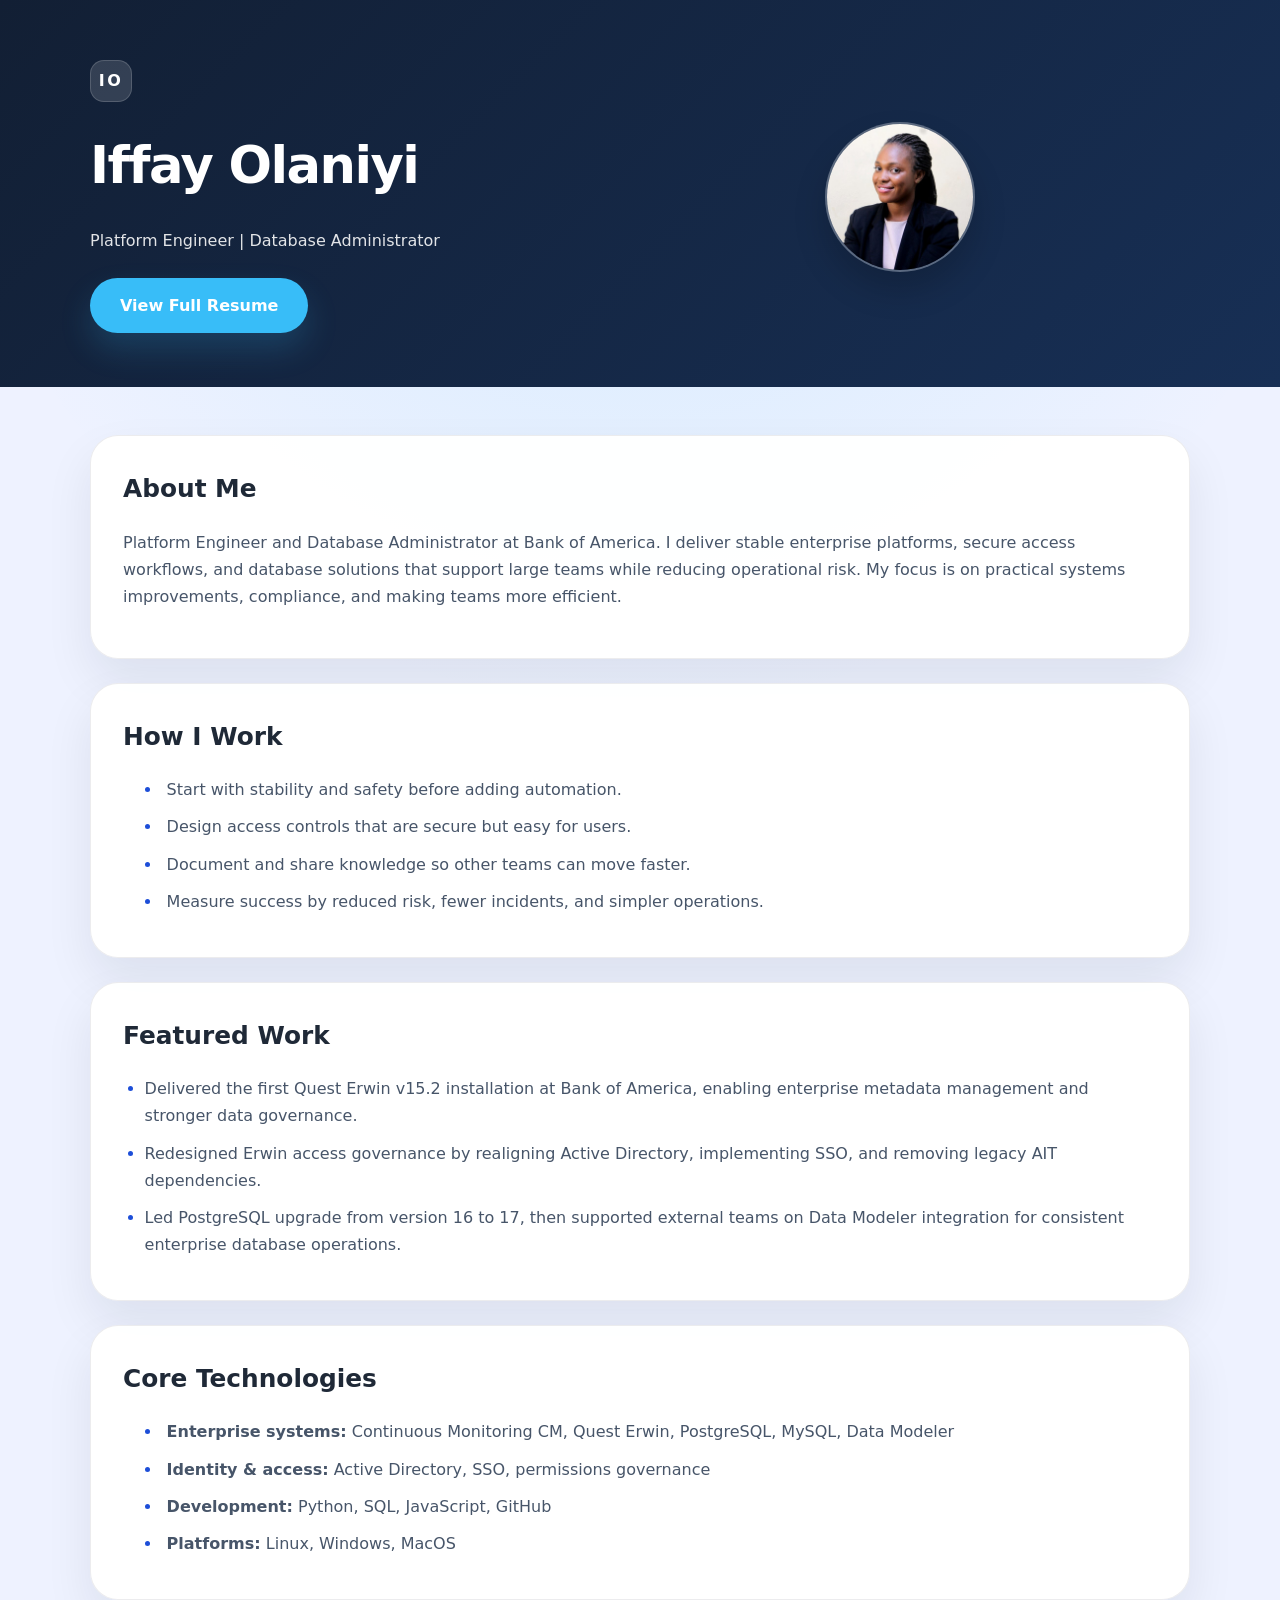
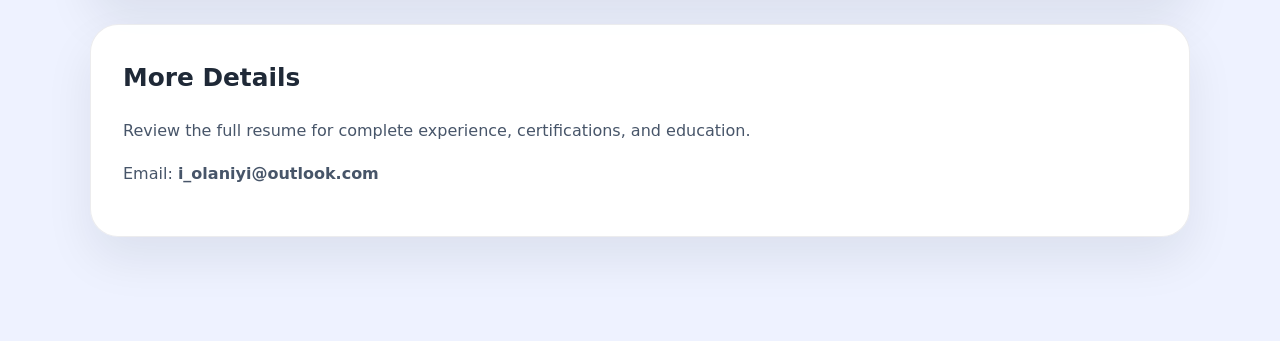
<file: index.html>
<!DOCTYPE html>
<html lang="en">
<head>
    <meta charset="UTF-8">
    <meta name="viewport" content="width=device-width, initial-scale=1.0">
    <title>Iffay Olaniyi Portfolio</title>
    <link rel="stylesheet" href="style.css">
</head>
<body>
    <header class="hero">
        <div class="container">
            <div class="hero-grid">
                <div class="hero-content">
                    <div class="hero-brand">IO</div>
                    <h1>Iffay Olaniyi</h1>
                    <p class="hero-text">Platform Engineer | Database Administrator</p>
                    <a class="button" href="resume.html" target="_blank">View Full Resume</a>
                </div>
                <div class="hero-photo">
                    <img src="profile.jpg" alt="Iffay Olaniyi" />
                </div>
            </div>
        </div>
    </header>

        <main class="container">
        <section class="card about">
            <h2>About Me</h2>
            <p>Platform Engineer and Database Administrator at Bank of America. I deliver stable enterprise platforms, secure access workflows, and database solutions that support large teams while reducing operational risk. My focus is on practical systems improvements, compliance, and making teams more efficient.</p>
        </section>

        <section class="card strengths">
            <h2>How I Work</h2>
            <ul>
                <li>Start with stability and safety before adding automation.</li>
                <li>Design access controls that are secure but easy for users.</li>
                <li>Document and share knowledge so other teams can move faster.</li>
                <li>Measure success by reduced risk, fewer incidents, and simpler operations.</li>
            </ul>
        </section>

        <section class="card highlights">
            <h2>Featured Work</h2>
            <ul>
                <li>Delivered the first Quest Erwin v15.2 installation at Bank of America, enabling enterprise metadata management and stronger data governance.</li>
                <li>Redesigned Erwin access governance by realigning Active Directory, implementing SSO, and removing legacy AIT dependencies.</li>
                <li>Led PostgreSQL upgrade from version 16 to 17, then supported external teams on Data Modeler integration for consistent enterprise database operations.</li>
            </ul>
        </section>

        <section class="card skills">
            <h2>Core Technologies</h2>
            <ul>
                <li><strong>Enterprise systems:</strong> Continuous Monitoring CM, Quest Erwin, PostgreSQL, MySQL, Data Modeler</li>
                <li><strong>Identity & access:</strong> Active Directory, SSO, permissions governance</li>
                <li><strong>Development:</strong> Python, SQL, JavaScript, GitHub</li>
                <li><strong>Platforms:</strong> Linux, Windows, MacOS</li>
            </ul>
        </section>

        <section class="card contact">
            <h2>More Details</h2>
            <p>Review the full resume for complete experience, certifications, and education.</p>
            <p style="margin-top:16px;">Email: <a href="mailto:i_olaniyi@outlook.com">i_olaniyi@outlook.com</a></p>
        </section>
    </main>
</body>
</html>
</file>
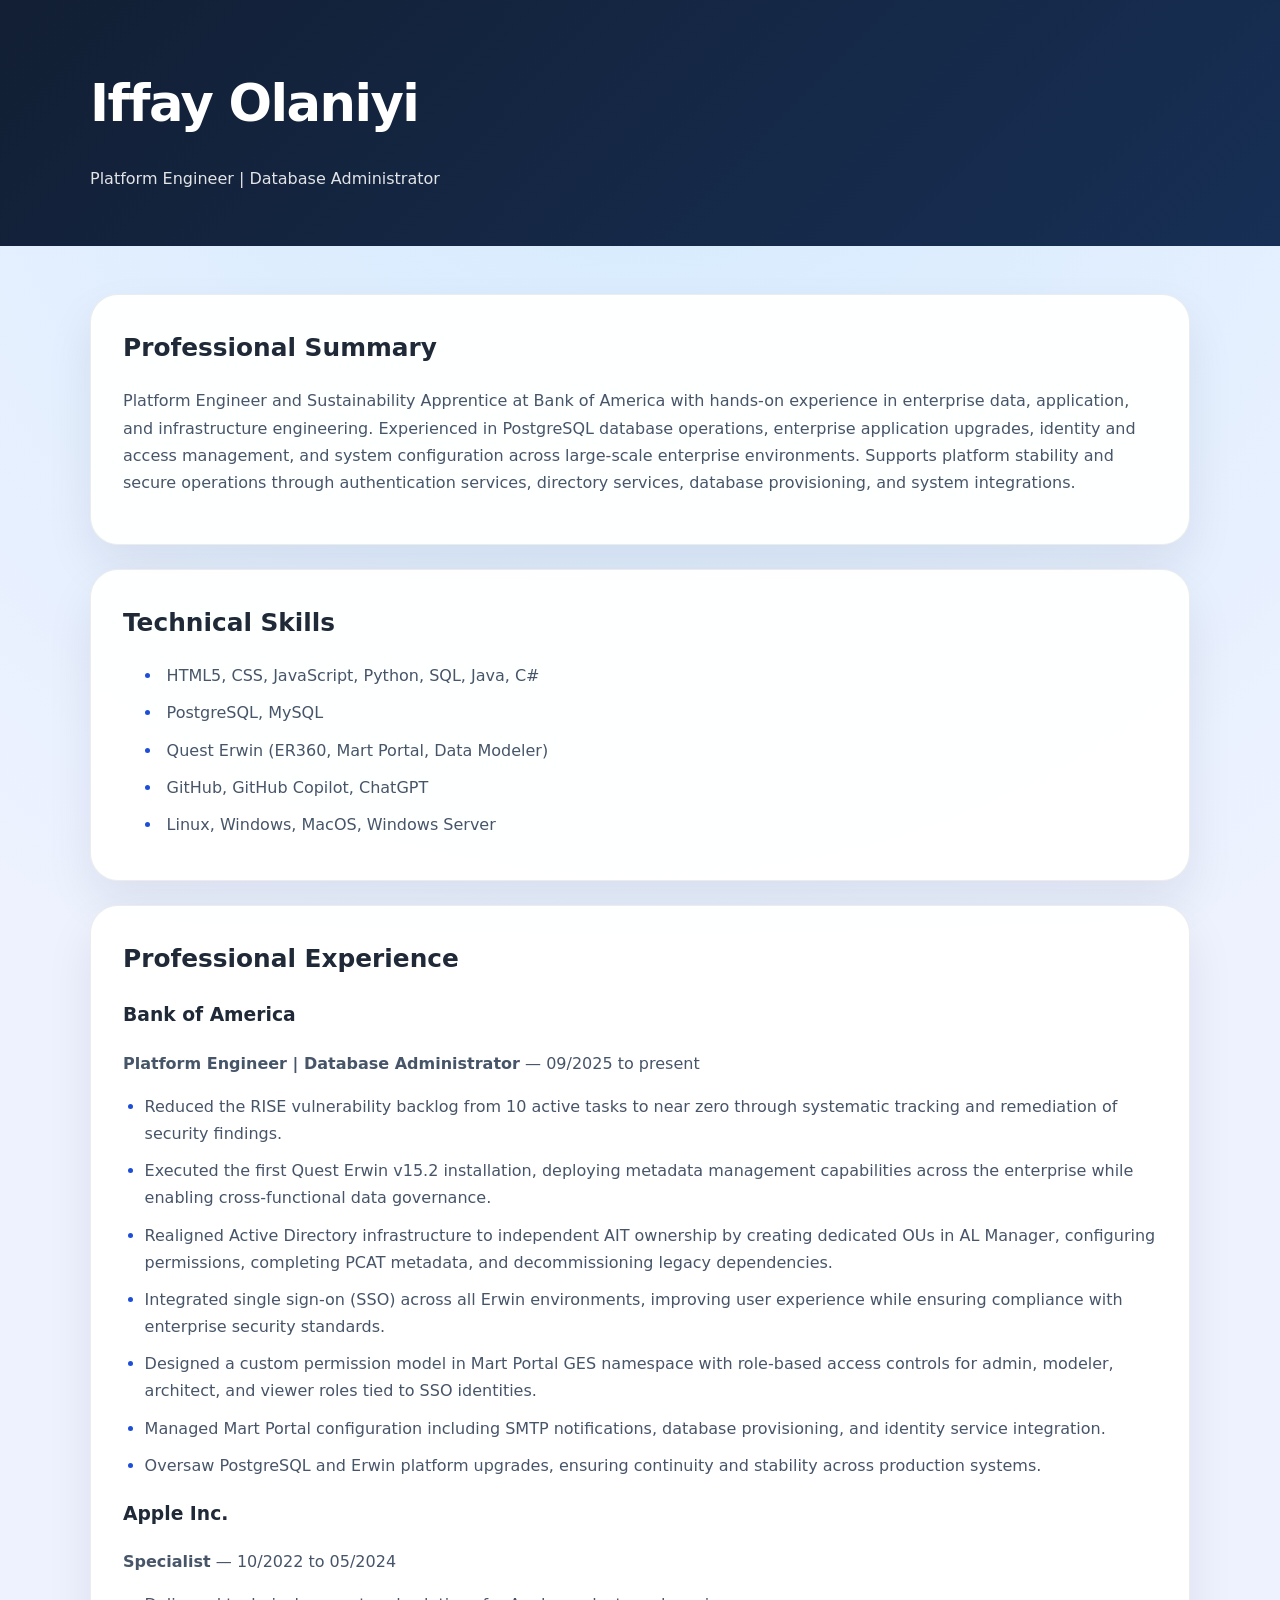
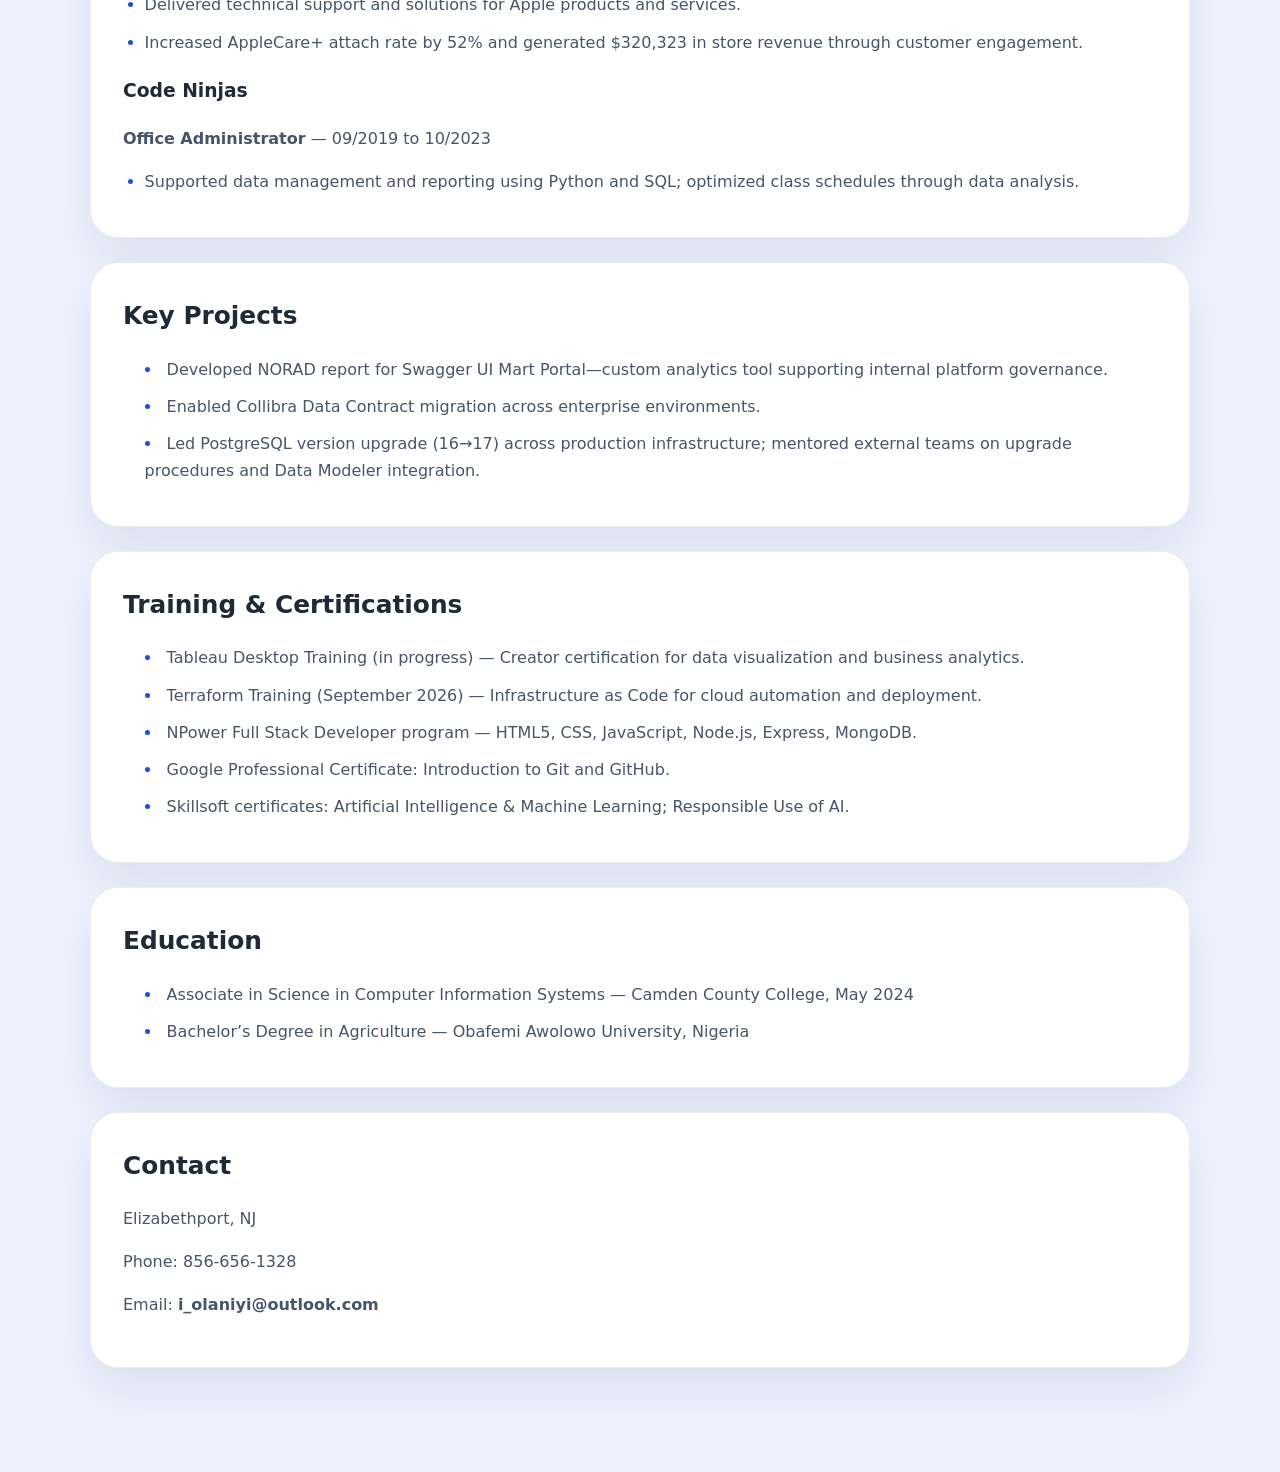
<file: resume.html>
<!DOCTYPE html>
<html lang="en">
<head>
    <meta charset="UTF-8">
    <meta name="viewport" content="width=device-width, initial-scale=1.0">
    <title>Iffay Olaniyi Resume</title>
    <link rel="stylesheet" href="style.css">
</head>
<body>
    <header class="hero">
        <div class="container">
            <h1>Iffay Olaniyi</h1>
            <p class="hero-text">Platform Engineer | Database Administrator</p>
        </div>
    </header>

    <main class="container">
        <section class="card about">
            <h2>Professional Summary</h2>
            <p>Platform Engineer and Sustainability Apprentice at Bank of America with hands-on experience in enterprise data, application, and infrastructure engineering. Experienced in PostgreSQL database operations, enterprise application upgrades, identity and access management, and system configuration across large-scale enterprise environments. Supports platform stability and secure operations through authentication services, directory services, database provisioning, and system integrations.</p>
        </section>

        <section class="card skills">
            <h2>Technical Skills</h2>
            <ul>
                <li>HTML5, CSS, JavaScript, Python, SQL, Java, C#</li>
                <li>PostgreSQL, MySQL</li>
                <li>Quest Erwin (ER360, Mart Portal, Data Modeler)</li>
                <li>GitHub, GitHub Copilot, ChatGPT</li>
                <li>Linux, Windows, MacOS, Windows Server</li>
            </ul>
        </section>

        <section class="card experience">
            <h2>Professional Experience</h2>
            <h3>Bank of America</h3>
            <p><strong>Platform Engineer | Database Administrator</strong> — 09/2025 to present</p>
            <ul>
                <li>Reduced the RISE vulnerability backlog from 10 active tasks to near zero through systematic tracking and remediation of security findings.</li>
                <li>Executed the first Quest Erwin v15.2 installation, deploying metadata management capabilities across the enterprise while enabling cross-functional data governance.</li>
                <li>Realigned Active Directory infrastructure to independent AIT ownership by creating dedicated OUs in AL Manager, configuring permissions, completing PCAT metadata, and decommissioning legacy dependencies.</li>
                <li>Integrated single sign-on (SSO) across all Erwin environments, improving user experience while ensuring compliance with enterprise security standards.</li>
                <li>Designed a custom permission model in Mart Portal GES namespace with role-based access controls for admin, modeler, architect, and viewer roles tied to SSO identities.</li>
                <li>Managed Mart Portal configuration including SMTP notifications, database provisioning, and identity service integration.</li>
                <li>Oversaw PostgreSQL and Erwin platform upgrades, ensuring continuity and stability across production systems.</li>
            </ul>

            <h3>Apple Inc.</h3>
            <p><strong>Specialist</strong> — 10/2022 to 05/2024</p>
            <ul>
                <li>Delivered technical support and solutions for Apple products and services.</li>
                <li>Increased AppleCare+ attach rate by 52% and generated $320,323 in store revenue through customer engagement.</li>
            </ul>

            <h3>Code Ninjas</h3>
            <p><strong>Office Administrator</strong> — 09/2019 to 10/2023</p>
            <ul>
                <li>Supported data management and reporting using Python and SQL; optimized class schedules through data analysis.</li>
            </ul>
        </section>

        <section class="card projects">
            <h2>Key Projects</h2>
            <ul>
                <li>Developed NORAD report for Swagger UI Mart Portal—custom analytics tool supporting internal platform governance.</li>
                <li>Enabled Collibra Data Contract migration across enterprise environments.</li>
                <li>Led PostgreSQL version upgrade (16→17) across production infrastructure; mentored external teams on upgrade procedures and Data Modeler integration.</li>
            </ul>
        </section>

        <section class="card training">
            <h2>Training & Certifications</h2>
            <ul>
                <li>Tableau Desktop Training (in progress) — Creator certification for data visualization and business analytics.</li>
                <li>Terraform Training (September 2026) — Infrastructure as Code for cloud automation and deployment.</li>
                <li>NPower Full Stack Developer program — HTML5, CSS, JavaScript, Node.js, Express, MongoDB.</li>
                <li>Google Professional Certificate: Introduction to Git and GitHub.</li>
                <li>Skillsoft certificates: Artificial Intelligence & Machine Learning; Responsible Use of AI.</li>
            </ul>
        </section>

        <section class="card education">
            <h2>Education</h2>
            <ul>
                <li>Associate in Science in Computer Information Systems — Camden County College, May 2024</li>
                <li>Bachelor’s Degree in Agriculture — Obafemi Awolowo University, Nigeria</li>
            </ul>
        </section>

        <section class="card contact">
            <h2>Contact</h2>
            <p>Elizabethport, NJ</p>
            <p>Phone: 856-656-1328</p>
            <p>Email: <a href="mailto:i_olaniyi@outlook.com">i_olaniyi@outlook.com</a></p>
        </section>
    </main>
</body>
</html>
</file>
<file: style.css>
* {
    box-sizing: border-box;
}

body {
    margin: 0;
    font-family: Inter, system-ui, -apple-system, BlinkMacSystemFont, "Segoe UI", sans-serif;
    line-height: 1.7;
    color: #1f2937;
    background: radial-gradient(circle at top, rgba(56, 189, 248, 0.15), transparent 35%), #eef2ff;
}

img {
    max-width: 100%;
    display: block;
}

.container {
    width: min(1100px, calc(100% - 32px));
    margin: 0 auto;
}

.hero {
    background: linear-gradient(135deg, #121f34 0%, #172f55 100%);
    color: #ffffff;
    padding: 60px 0 54px;
}

.hero-grid {
    display: grid;
    grid-template-columns: minmax(0, 1.25fr) 0.65fr;
    gap: 32px;
    align-items: center;
}

.hero-content {
    max-width: 640px;
}

.hero-brand {
    display: inline-flex;
    align-items: center;
    justify-content: center;
    width: 42px;
    height: 42px;
    border-radius: 14px;
    background: rgba(255, 255, 255, 0.14);
    border: 1px solid rgba(255, 255, 255, 0.16);
    color: #ffffff;
    font-weight: 700;
    letter-spacing: 0.16em;
    margin-bottom: 20px;
}

.hero h1 {
    margin: 0;
    font-size: clamp(2.8rem, 4vw, 3.8rem);
    letter-spacing: -0.03em;
}

.hero-text {
    max-width: 600px;
    margin: 18px 0 0;
    font-size: 1rem;
    opacity: 0.88;
}

.hero-photo {
    width: 150px;
    height: 150px;
    border-radius: 50%;
    background: rgba(255, 255, 255, 0.12);
    border: 2px solid rgba(255, 255, 255, 0.2);
    box-shadow: 0 18px 32px rgba(0, 0, 0, 0.18);
    display: flex;
    align-items: center;
    justify-content: center;
    overflow: hidden;
}

.hero-photo img {
    width: 100%;
    height: 100%;
    object-fit: cover;
}

@media (max-width: 900px) {
    .hero-grid {
        grid-template-columns: 1fr;
    }

    .hero-photo {
        margin: 0 auto;
        width: 140px;
        height: 140px;
    }
}

.button {
    display: inline-block;
    margin-top: 24px;
    padding: 14px 30px;
    background: #38bdf8;
    color: white;
    text-decoration: none;
    border-radius: 999px;
    font-weight: 600;
    box-shadow: 0 16px 32px rgba(56, 189, 248, 0.18);
    transition: transform 0.2s ease, background 0.2s ease, box-shadow 0.2s ease;
}

.button:hover {
    background: #22c4f7;
    transform: translateY(-1px);
    box-shadow: 0 18px 40px rgba(56, 189, 248, 0.24);
}

main {
    padding: 48px 0 80px;
}

.card {
    background: rgba(255, 255, 255, 0.96);
    border: 1px solid rgba(15, 23, 42, 0.08);
    border-radius: 28px;
    box-shadow: 0 22px 48px rgba(15, 23, 42, 0.08);
    padding: 32px;
    margin-bottom: 24px;
}

.card h2 {
    margin-top: 0;
    margin-bottom: 18px;
    font-size: 1.55rem;
}

.card p,
.card li {
    color: #475569;
}

.card ul {
    margin: 0;
    padding-left: 1.35rem;
}

.card li {
    margin-bottom: 10px;
}

.card li::marker {
    color: #1d4ed8;
}

.skills ul,
.training ul,
.projects ul,
.education ul,
.strengths ul {
    list-style: disc inside;
}

.contact p,
.contact a {
    color: #475569;
}

.contact a {
    text-decoration: none;
    font-weight: 600;
}

@media (max-width: 720px) {
    .hero {
        padding: 64px 0;
    }

    .card {
        padding: 24px;
    }

    .skill-grid {
        grid-template-columns: 1fr;
    }
}
</file>
